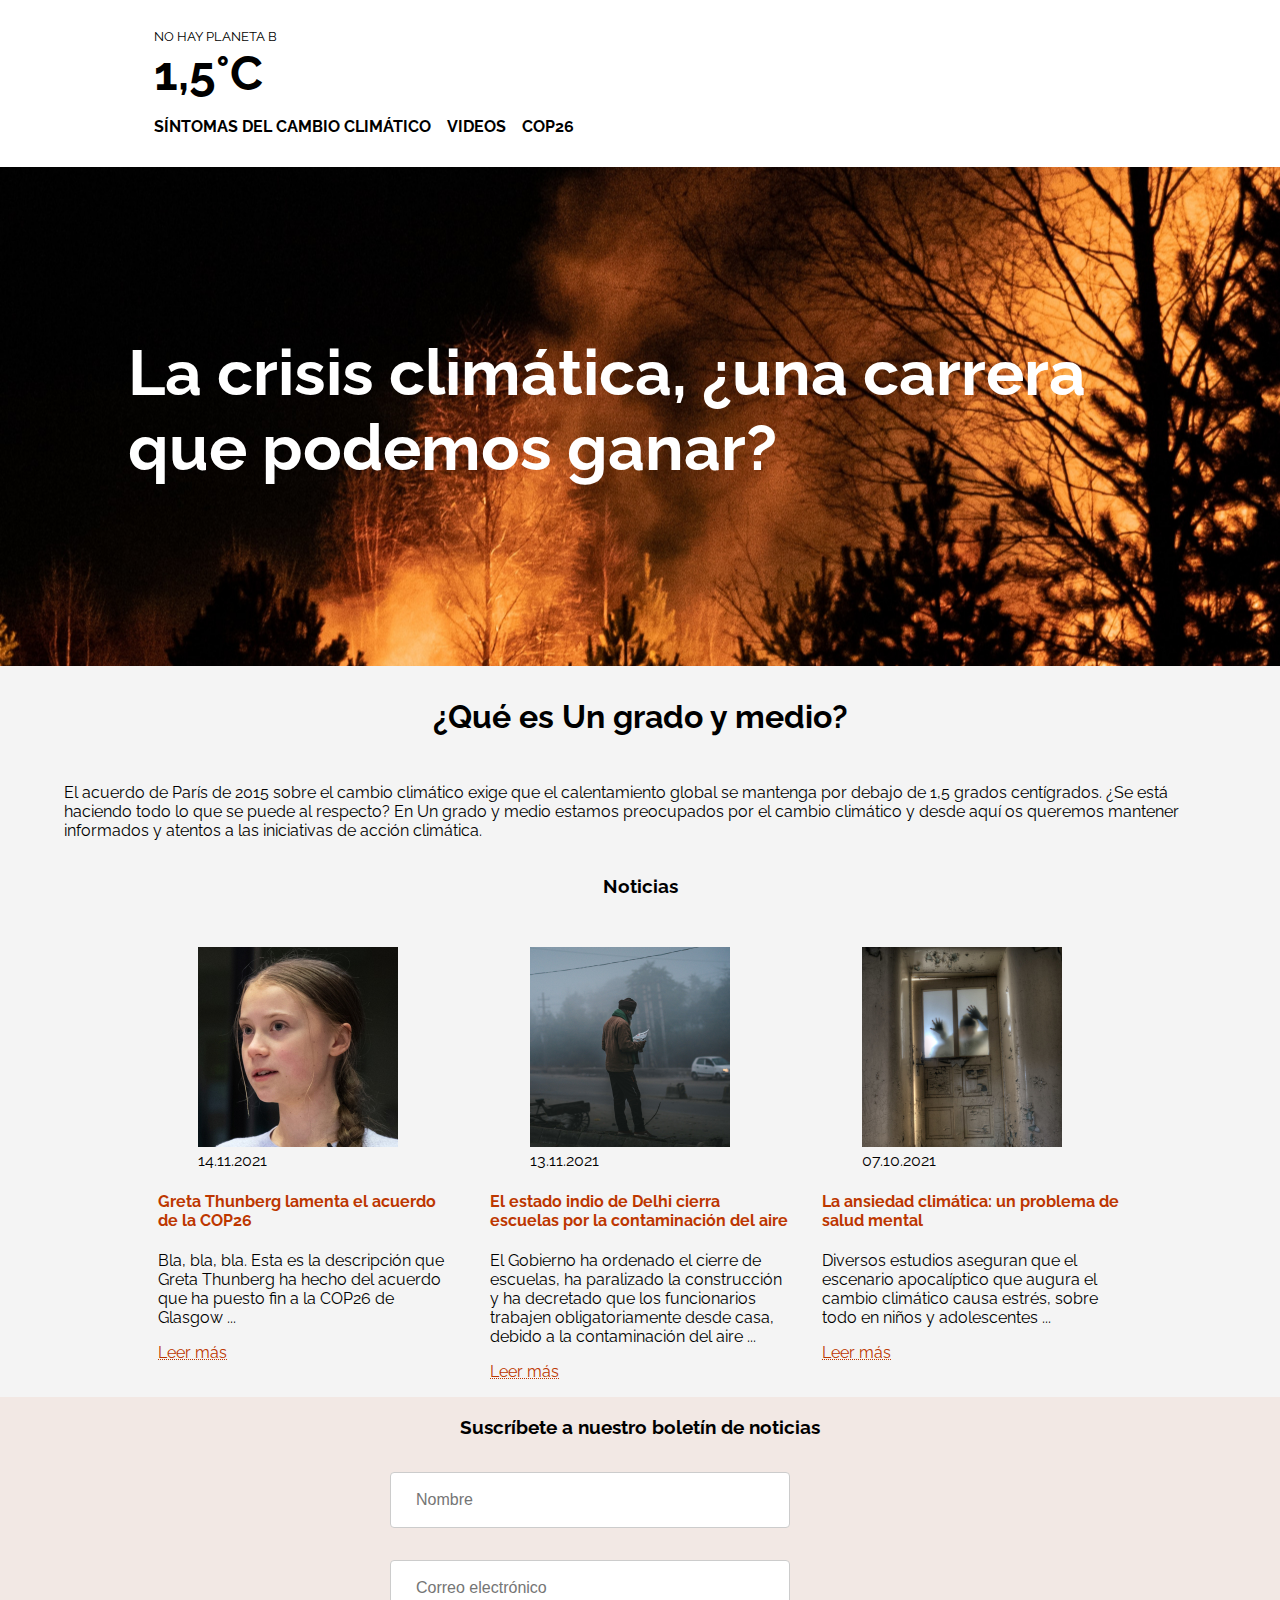
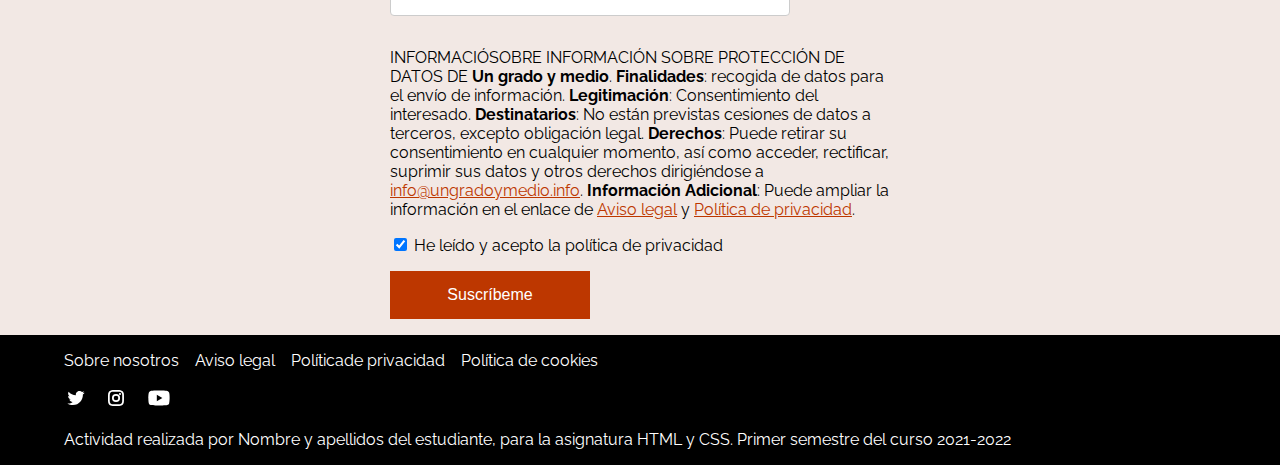
<file: index.html>
<!doctype html>
<html lang=es>
<head>
    <meta charset="UTF-8">
    <meta name="viewport"
          content="width=device-width, user-scalable=no, initial-scale=1.0, maximum-scale=1.0, minimum-scale=1.0">
    <meta http-equiv="X-UA-Compatible" content="ie=edge">
    <link rel="stylesheet" href="css/styles.css">
    <title>1,5 oC</title>
</head>
<body>
    <div class="container">
        <header>
            <div id="titleLogo">
                <small>No hay planeta B</small>
                <h1><a href="index.html">1,5°C</a></h1>
            </div>
            <nav>
                <ul>
                    <li><a href="sintomas.html">Síntomas del cambio climático</a></li>
                    <li><a href="videos.html">Videos</a></li>
                    <li><a href="cop26.html">COP26</a></li>
                </ul>
            </nav>
        </header>
        <main>
            <section class="hero">
                <h2>La crisis climática, ¿una carrera que podemos ganar?</h2>
            </section>
            <section class="info">
                <h3>¿Qué es Un grado y medio?</h3>
                <p>
                    El acuerdo de París de 2015 sobre el cambio climático exige que el calentamiento global se mantenga por debajo de 1,5 grados centígrados. ¿Se está haciendo todo lo que se puede al respecto?
                    En Un grado y medio estamos preocupados por el cambio climático y desde aquí os queremos mantener informados y atentos a las iniciativas de acción climática.
                </p>
            </section>
            <section class="news">
                <h3>Noticias</h3>
                <div class="shelf">
                    <article>
                        <figure>
                            <img src="assets/images/n-greta-thunberg.jpg">
                            <figcaption>14.11.2021</figcaption>
                        </figure>
                        <h4><a href="#">Greta Thunberg lamenta el acuerdo de la COP26</a></h4>
                        <p>Bla, bla, bla. Esta es la descripción que Greta Thunberg ha hecho del acuerdo que ha puesto fin a la COP26 de Glasgow ...</p>
                        <a href="#" class="link-underline">Leer más</a>
                    </article>
                    <article>
                        <figure>
                            <img src="assets/images/n-delhi.jpg">
                            <figcaption>13.11.2021</figcaption>
                        </figure>
                        <h4><a href="#">El estado indio de Delhi cierra escuelas por la contaminación del aire</a></h4>
                        <p>El Gobierno ha ordenado el cierre de escuelas, ha paralizado la construcción y ha decretado que los funcionarios trabajen obligatoriamente desde casa, debido a la contaminación del aire ...</p>
                        <a href="#" class="link-underline">Leer más</a>
                    </article>
                    <article>
                        <figure>
                            <img src="assets/images/n-estres.jpg">
                            <figcaption>07.10.2021</figcaption>
                        </figure>
                        <h4><a href="#">La ansiedad climática: un problema de salud mental</a></h4>
                        <p>Diversos estudios aseguran que el escenario apocalíptico que augura el cambio climático causa estrés, sobre todo en niños y adolescentes ...</p>
                        <a href="#" class="link-underline">Leer más</a>
                    </article>
                </div>
            </section>
            <section class="newsletter">
                <h3>Suscríbete a nuestro boletín de noticias</h3>
                <form>
                    <div class="newsletter-input-group">
                        <label>
                            <input name="name" autocomplete="name" placeholder="Nombre">
                        </label>
                        <label>
                            <input name="email" autocomplete="email" placeholder="Correo electrónico">
                        </label>
                    </div>
                    <p>
                        INFORMACIÓSOBRE INFORMACIÓN SOBRE PROTECCIÓN DE DATOS DE <b>Un grado y medio</b>. <b>Finalidades</b>: recogida de datos para el envío de información. <b>Legitimación</b>: Consentimiento del interesado. <b>Destinatarios</b>: No están previstas cesiones de datos a terceros, excepto obligación legal. <b>Derechos</b>: Puede retirar su consentimiento en cualquier momento, así como acceder, rectificar, suprimir sus datos y otros derechos dirigiéndose a
                        <a href="#">info@ungradoymedio.info</a>. <b>Información Adicional</b>: Puede ampliar la información en el enlace de
                        <a href="#">Aviso legal</a> y <a href="#">Política de privacidad</a>.
                    </p>
                    <div>
                        <input type="checkbox" id="politica" name="politica"
                               checked>
                        <label for="politica">He leído y acepto la política de privacidad</label>
                    </div>
                    <button>Suscríbeme</button>
                </form>
            </section>
        </main>
        <footer>
            <div id="legal">
                <ul>
                    <li><a href="#">Sobre nosotros</a></li>
                    <li><a href="#">Aviso legal</a></li>
                    <li><a href="#">Políticade privacidad</a></li>
                    <li><a href="#">Política de cookies</a></li>
                </ul>
            </div>
            <div id="social-media">
                <ul>
                    <li>
                        <a href="#">
                            <svg xmlns="http://www.w3.org/2000/svg" width="24" height="24" fill="#fff">
                                <path d="M8.81829 19C15.3201 19 18.8763 13.6133 18.8763 8.94201C18.8763 8.78901 18.8763 8.6367 18.8659 8.48508C19.5578 7.98467 20.155 7.36507 20.6296 6.65529C19.9844 6.94116 19.3 7.12864 18.5992 7.21146C19.3372 6.76968 19.8895 6.07484 20.1533 5.25624C19.4594 5.668 18.7003 5.95819 17.9087 6.11428C17.3757 5.54755 16.6708 5.17227 15.903 5.04653C15.1353 4.92078 14.3475 5.05158 13.6616 5.41867C12.9757 5.78576 12.4298 6.36868 12.1086 7.07723C11.7873 7.78579 11.7086 8.58046 11.8845 9.33829C10.4791 9.26784 9.10416 8.90261 7.84904 8.26632C6.59393 7.63004 5.48665 6.73692 4.59909 5.64494C4.14704 6.42314 4.00859 7.34438 4.21192 8.22108C4.41525 9.09778 4.94507 9.86402 5.69352 10.3638C5.13096 10.3471 4.58067 10.1954 4.08909 9.92134C4.08909 9.93582 4.08909 9.95098 4.08909 9.96614C4.08931 10.7823 4.37184 11.5732 4.88874 12.2048C5.40564 12.8364 6.1251 13.2698 6.92509 13.4314C6.40467 13.5733 5.85863 13.5941 5.32894 13.492C5.55482 14.1944 5.9946 14.8087 6.58675 15.2488C7.1789 15.689 7.89382 15.933 8.63152 15.9469C7.37977 16.9307 5.83346 17.4647 4.2414 17.4631C3.96014 17.4626 3.67916 17.4455 3.3999 17.4121C5.01648 18.4495 6.89746 18.9998 8.81829 18.9972"></path>
                            </svg>
                        </a>
                    </li>
                    <li>
                        <a href="#">
                            <svg xmlns="http://www.w3.org/2000/svg" width="24" height="24" fill="#fff">
                                <path d="M16.01 9.063a1.063 1.063 0 1 1 0-2.125 1.063 1.063 0 0 1 0 2.125zm-3.992.643a2.31 2.31 0 0 0-2.312 2.31 2.31 2.31 0 0 0 2.312 2.31 2.31 2.31 0 0 0 2.313-2.31 2.31 2.31 0 0 0-2.31-2.31zm0-1.75a4.06 4.06 0 0 1 4.063 4.06 4.06 4.06 0 0 1-4.06 4.06 4.06 4.06 0 0 1-4.06-4.06 4.06 4.06 0 0 1 4.06-4.06zM8.782 5.8c-.607.027-1.012.108-1.387.254-.33.127-.56.277-.813.528a2.2 2.2 0 0 0-.528.813c-.146.375-.227.78-.255 1.387-.05.903-.05 1.22-.05 3.218s0 2.315.04 3.218c.02.607.11 1.012.25 1.387a2 2 0 0 0 .53.813c.25.25.48.4.81.528.37.146.78.227 1.39.255.9.05 1.22.05 3.21.05s2.31 0 3.22-.04c.6-.02 1.01-.11 1.38-.25a2 2 0 0 0 .813-.53 2.2 2.2 0 0 0 .526-.81c.15-.37.23-.78.257-1.39.04-.9.046-1.22.046-3.21s-.007-2.31-.048-3.22c-.03-.6-.11-1.01-.256-1.38a2.175 2.175 0 0 0-.53-.813 2.175 2.175 0 0 0-.815-.526c-.37-.15-.78-.23-1.382-.257-.902-.04-1.22-.046-3.216-.046s-2.314.007-3.218.048zm-.08-1.75c.854-.038 1.126-.047 3.298-.047s2.444.01 3.297.048c.852.04 1.433.18 1.942.38a3.92 3.92 0 0 1 1.41.93c.44.45.72.89.92 1.42.19.51.33 1.09.37 1.947.04.853.05 1.125.05 3.297s-.01 2.44-.05 3.295c-.04.85-.18 1.433-.37 1.94a3.92 3.92 0 0 1-.93 1.417 3.92 3.92 0 0 1-1.42.92c-.51.197-1.09.33-1.947.37-.853.04-1.125.05-3.297.05S9.54 20 8.69 19.96c-.85-.04-1.434-.173-1.94-.37a3.92 3.92 0 0 1-1.418-.923 3.92 3.92 0 0 1-.92-1.417c-.197-.51-.33-1.09-.37-1.943C4.01 14.447 4 14.175 4 12s.01-2.444.05-3.297c.037-.852.173-1.433.37-1.942a3.92 3.92 0 0 1 .923-1.41 3.92 3.92 0 0 1 1.417-.92c.51-.19 1.09-.33 1.94-.37z" fill-rule="evenodd"></path>
                            </svg>
                        </a>
                    </li>
                    <li>
                        <a href="#">
                            <svg xmlns="http://www.w3.org/2000/svg" width="30" height="24" fill="#fff">
                                <path d="M25.1953 6.84194C24.9509 5.92016 24.2287 5.19435 23.313 4.94758C21.6533 4.5 14.9953 4.5 14.9953 4.5C14.9953 4.5 8.33719 4.5 6.67752 4.94758C5.76179 5.19435 5.03961 5.92016 4.79526 6.84194C4.3501 8.51371 4.3501 12 4.3501 12C4.3501 12 4.3501 15.4863 4.79526 17.1581C5.03961 18.0798 5.76179 18.8056 6.67752 19.0524C8.33719 19.5 14.9953 19.5 14.9953 19.5C14.9953 19.5 21.6533 19.5 23.313 19.0524C24.2287 18.8056 24.9509 18.0798 25.1953 17.1581C25.6404 15.4863 25.6404 12 25.6404 12C25.6404 12 25.6404 8.51371 25.1953 6.84194ZM12.8178 15.1657V8.83427L18.3824 12L12.8178 15.1657Z"></path>
                            </svg>
                        </a>
                    </li>
                </ul>
            </div>
            <div id="UOC-disclaimer">
                <a href="#">Actividad realizada por Nombre y apellidos del estudiante, para la asignatura
                    HTML y CSS. Primer semestre del curso 2021-2022</a>
            </div>
        </footer>
    </div>
</body>
</html>
</file>
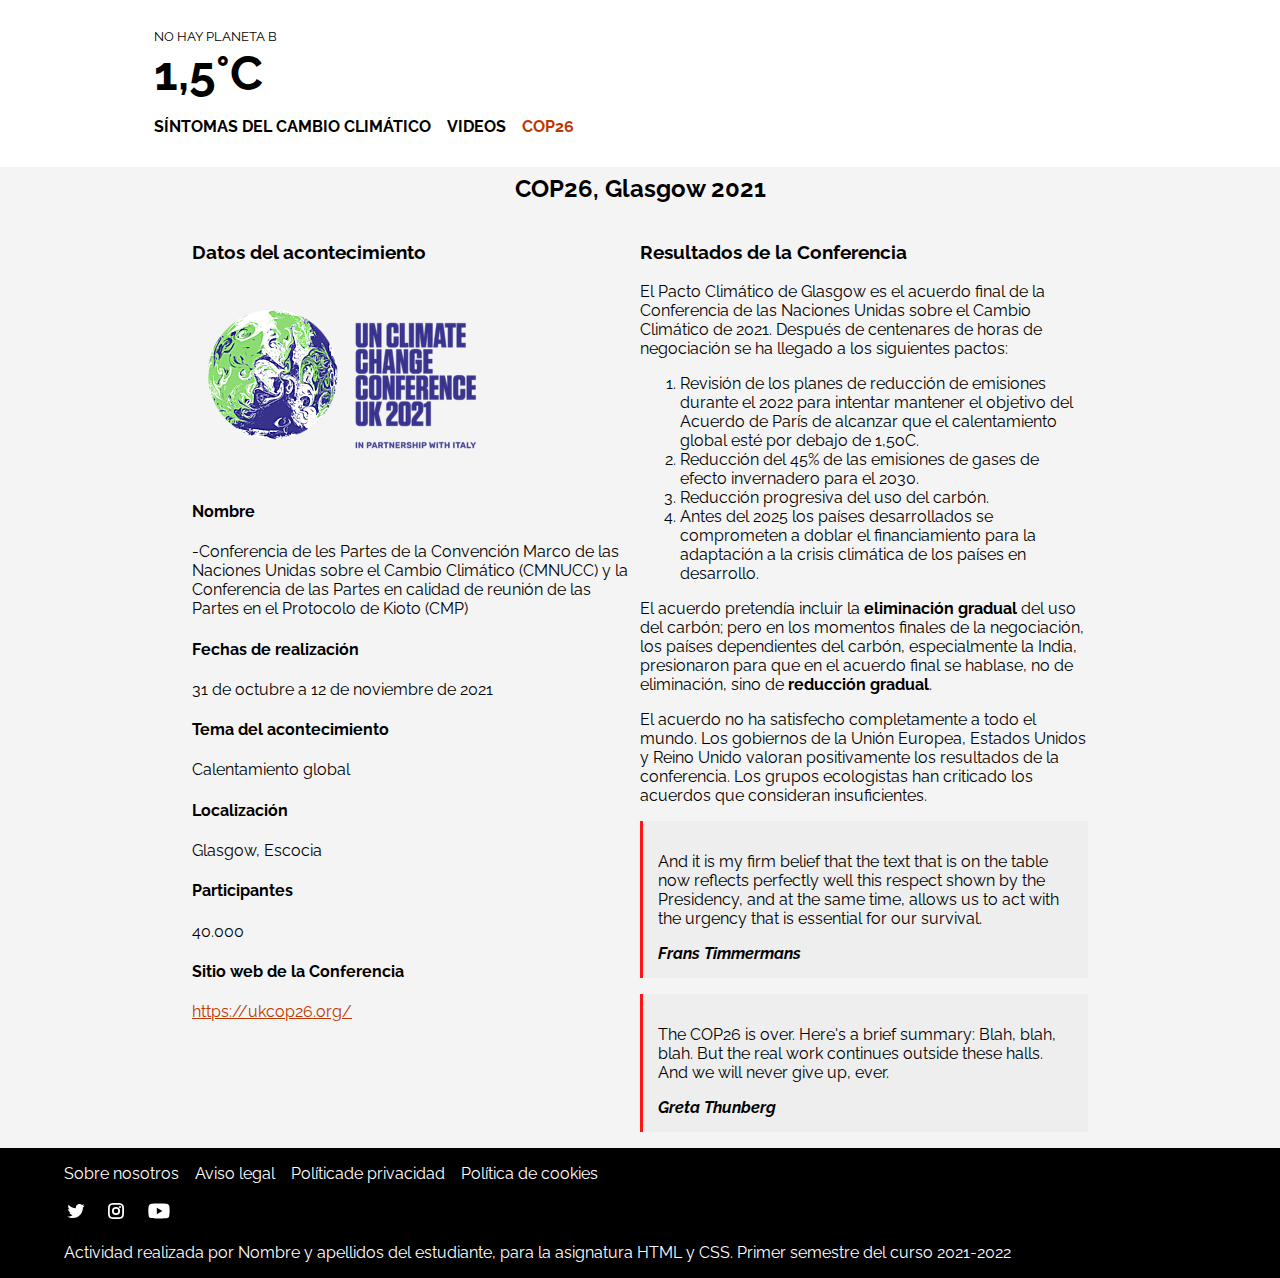
<file: cop26.html>
<!doctype html>
<html lang=es>
<head>
    <meta charset="UTF-8">
    <meta name="viewport"
          content="width=device-width, user-scalable=no, initial-scale=1.0, maximum-scale=1.0, minimum-scale=1.0">
    <meta http-equiv="X-UA-Compatible" content="ie=edge">
    <link rel="stylesheet" href="css/styles.css">
    <title>1,5 oC</title>
</head>
<body>
<div class="container">
    <header>
        <div id="titleLogo">
            <small>No hay planeta B</small>
            <h1><a href="index.html">1,5°C</a></h1>
        </div>
        <nav>
            <ul>
                <li><a href="sintomas.html">Síntomas del cambio climático</a></li>
                <li><a href="videos.html">Videos</a></li>
                <li><a href="cop26.html" class="current-page">COP26</a></li>
            </ul>
        </nav>
    </header>
    <main>
        <div class="title-div">
            <h2>COP26, Glasgow 2021</h2>
        </div>
        <section id="glasgow-event">
            <div id="left-div">
                <h3>Datos del acontecimiento</h3>
                <img src="assets/images/COP26_Logo.png" alt="COP26 logo">
                <h4>Nombre</h4>
                -Conferencia de les Partes de la Convención Marco de las Naciones Unidas sobre el Cambio Climático (CMNUCC) y la Conferencia de las Partes en calidad de reunión de las Partes en el Protocolo de Kioto (CMP)</p>
                <h4>Fechas de realización</h4>
                <p>31 de octubre a 12 de noviembre de 2021</p>
                <h4>Tema del acontecimiento</h4>
                <p>Calentamiento global</p>
                <h4>Localización</h4>
                <p>Glasgow, Escocia</p>
                <h4>Participantes</h4>
                <p>40.000</p>
                <h4>Sitio web de la Conferencia</h4>
                <p><a href="https://ukcop26.org/">https://ukcop26.org/</a></p>

            </div>
            <div id="right-div">
                <h3>Resultados de la Conferencia</h3>
                <p>El Pacto Climático de Glasgow es el acuerdo final de la Conferencia de las Naciones Unidas sobre el Cambio Climático de 2021. Después de centenares de horas de negociación se ha llegado a los siguientes pactos:</p>
                <ol>
                    <li>Revisión de los planes de reducción de emisiones durante el 2022 para intentar mantener el objetivo del Acuerdo de París de alcanzar que el calentamiento global esté por debajo de 1,5oC.</li>
                    <li>Reducción del 45% de las emisiones de gases de efecto invernadero para el 2030.</li>
                    <li>Reducción progresiva del uso del carbón.</li>
                    <li>Antes del 2025 los países desarrollados se comprometen a doblar el financiamiento para la adaptación a la crisis climática de los países en desarrollo.</li>
                </ol>
                <p>El acuerdo pretendía incluir la <b>eliminación gradual</b> del uso del carbón; pero en los momentos finales de la negociación, los países dependientes del carbón, especialmente la India, presionaron para que en el acuerdo final se hablase, no de eliminación, sino de <b>reducción gradual</b>.</p>
                <p>El acuerdo no ha satisfecho completamente a todo el mundo. Los gobiernos de la Unión Europea, Estados Unidos y Reino Unido valoran positivamente los resultados de la conferencia. Los grupos ecologistas han criticado los acuerdos que consideran insuficientes.</p>
                <figure>
                    <blockquote>
                        <p>
                            And it is my firm belief that the text that is on the table now reflects perfectly well this respect shown by the Presidency, and at the same time, allows us to act with the urgency that is essential for our survival.
                        </p>
                    </blockquote>
                    <figcaption>Frans Timmermans</figcaption>
                </figure>
                <figure>
                    <blockquote>
                        <p>
                            The COP26 is over. Here's a brief summary: Blah, blah, blah. But the real work continues outside these halls. And we will never give up, ever.
                        </p>
                    </blockquote>
                    <figcaption>Greta Thunberg</figcaption>
                </figure>
            </div>
        </section>
    </main>
    <footer>
        <div id="legal">
            <ul>
                <li><a href="#">Sobre nosotros</a></li>
                <li><a href="#">Aviso legal</a></li>
                <li><a href="#">Políticade privacidad</a></li>
                <li><a href="#">Política de cookies</a></li>
            </ul>
        </div>
        <div id="social-media">
            <ul>
                <li>
                    <a href="#">
                        <svg xmlns="http://www.w3.org/2000/svg" width="24" height="24" fill="#fff">
                            <path d="M8.81829 19C15.3201 19 18.8763 13.6133 18.8763 8.94201C18.8763 8.78901 18.8763 8.6367 18.8659 8.48508C19.5578 7.98467 20.155 7.36507 20.6296 6.65529C19.9844 6.94116 19.3 7.12864 18.5992 7.21146C19.3372 6.76968 19.8895 6.07484 20.1533 5.25624C19.4594 5.668 18.7003 5.95819 17.9087 6.11428C17.3757 5.54755 16.6708 5.17227 15.903 5.04653C15.1353 4.92078 14.3475 5.05158 13.6616 5.41867C12.9757 5.78576 12.4298 6.36868 12.1086 7.07723C11.7873 7.78579 11.7086 8.58046 11.8845 9.33829C10.4791 9.26784 9.10416 8.90261 7.84904 8.26632C6.59393 7.63004 5.48665 6.73692 4.59909 5.64494C4.14704 6.42314 4.00859 7.34438 4.21192 8.22108C4.41525 9.09778 4.94507 9.86402 5.69352 10.3638C5.13096 10.3471 4.58067 10.1954 4.08909 9.92134C4.08909 9.93582 4.08909 9.95098 4.08909 9.96614C4.08931 10.7823 4.37184 11.5732 4.88874 12.2048C5.40564 12.8364 6.1251 13.2698 6.92509 13.4314C6.40467 13.5733 5.85863 13.5941 5.32894 13.492C5.55482 14.1944 5.9946 14.8087 6.58675 15.2488C7.1789 15.689 7.89382 15.933 8.63152 15.9469C7.37977 16.9307 5.83346 17.4647 4.2414 17.4631C3.96014 17.4626 3.67916 17.4455 3.3999 17.4121C5.01648 18.4495 6.89746 18.9998 8.81829 18.9972"></path>
                        </svg>
                    </a>
                </li>
                <li>
                    <a href="#">
                        <svg xmlns="http://www.w3.org/2000/svg" width="24" height="24" fill="#fff">
                            <path d="M16.01 9.063a1.063 1.063 0 1 1 0-2.125 1.063 1.063 0 0 1 0 2.125zm-3.992.643a2.31 2.31 0 0 0-2.312 2.31 2.31 2.31 0 0 0 2.312 2.31 2.31 2.31 0 0 0 2.313-2.31 2.31 2.31 0 0 0-2.31-2.31zm0-1.75a4.06 4.06 0 0 1 4.063 4.06 4.06 4.06 0 0 1-4.06 4.06 4.06 4.06 0 0 1-4.06-4.06 4.06 4.06 0 0 1 4.06-4.06zM8.782 5.8c-.607.027-1.012.108-1.387.254-.33.127-.56.277-.813.528a2.2 2.2 0 0 0-.528.813c-.146.375-.227.78-.255 1.387-.05.903-.05 1.22-.05 3.218s0 2.315.04 3.218c.02.607.11 1.012.25 1.387a2 2 0 0 0 .53.813c.25.25.48.4.81.528.37.146.78.227 1.39.255.9.05 1.22.05 3.21.05s2.31 0 3.22-.04c.6-.02 1.01-.11 1.38-.25a2 2 0 0 0 .813-.53 2.2 2.2 0 0 0 .526-.81c.15-.37.23-.78.257-1.39.04-.9.046-1.22.046-3.21s-.007-2.31-.048-3.22c-.03-.6-.11-1.01-.256-1.38a2.175 2.175 0 0 0-.53-.813 2.175 2.175 0 0 0-.815-.526c-.37-.15-.78-.23-1.382-.257-.902-.04-1.22-.046-3.216-.046s-2.314.007-3.218.048zm-.08-1.75c.854-.038 1.126-.047 3.298-.047s2.444.01 3.297.048c.852.04 1.433.18 1.942.38a3.92 3.92 0 0 1 1.41.93c.44.45.72.89.92 1.42.19.51.33 1.09.37 1.947.04.853.05 1.125.05 3.297s-.01 2.44-.05 3.295c-.04.85-.18 1.433-.37 1.94a3.92 3.92 0 0 1-.93 1.417 3.92 3.92 0 0 1-1.42.92c-.51.197-1.09.33-1.947.37-.853.04-1.125.05-3.297.05S9.54 20 8.69 19.96c-.85-.04-1.434-.173-1.94-.37a3.92 3.92 0 0 1-1.418-.923 3.92 3.92 0 0 1-.92-1.417c-.197-.51-.33-1.09-.37-1.943C4.01 14.447 4 14.175 4 12s.01-2.444.05-3.297c.037-.852.173-1.433.37-1.942a3.92 3.92 0 0 1 .923-1.41 3.92 3.92 0 0 1 1.417-.92c.51-.19 1.09-.33 1.94-.37z" fill-rule="evenodd"></path>
                        </svg>
                    </a>
                </li>
                <li>
                    <a href="#">
                        <svg xmlns="http://www.w3.org/2000/svg" width="30" height="24" fill="#fff">
                            <path d="M25.1953 6.84194C24.9509 5.92016 24.2287 5.19435 23.313 4.94758C21.6533 4.5 14.9953 4.5 14.9953 4.5C14.9953 4.5 8.33719 4.5 6.67752 4.94758C5.76179 5.19435 5.03961 5.92016 4.79526 6.84194C4.3501 8.51371 4.3501 12 4.3501 12C4.3501 12 4.3501 15.4863 4.79526 17.1581C5.03961 18.0798 5.76179 18.8056 6.67752 19.0524C8.33719 19.5 14.9953 19.5 14.9953 19.5C14.9953 19.5 21.6533 19.5 23.313 19.0524C24.2287 18.8056 24.9509 18.0798 25.1953 17.1581C25.6404 15.4863 25.6404 12 25.6404 12C25.6404 12 25.6404 8.51371 25.1953 6.84194ZM12.8178 15.1657V8.83427L18.3824 12L12.8178 15.1657Z"></path>
                        </svg>
                    </a>
                </li>
            </ul>
        </div>
        <div id="UOC-disclaimer">
            <a href="#">Actividad realizada por Nombre y apellidos del estudiante, para la asignatura
                HTML y CSS. Primer semestre del curso 2021-2022</a>
        </div>
    </footer>
</div>
</body>
</html>
</file>
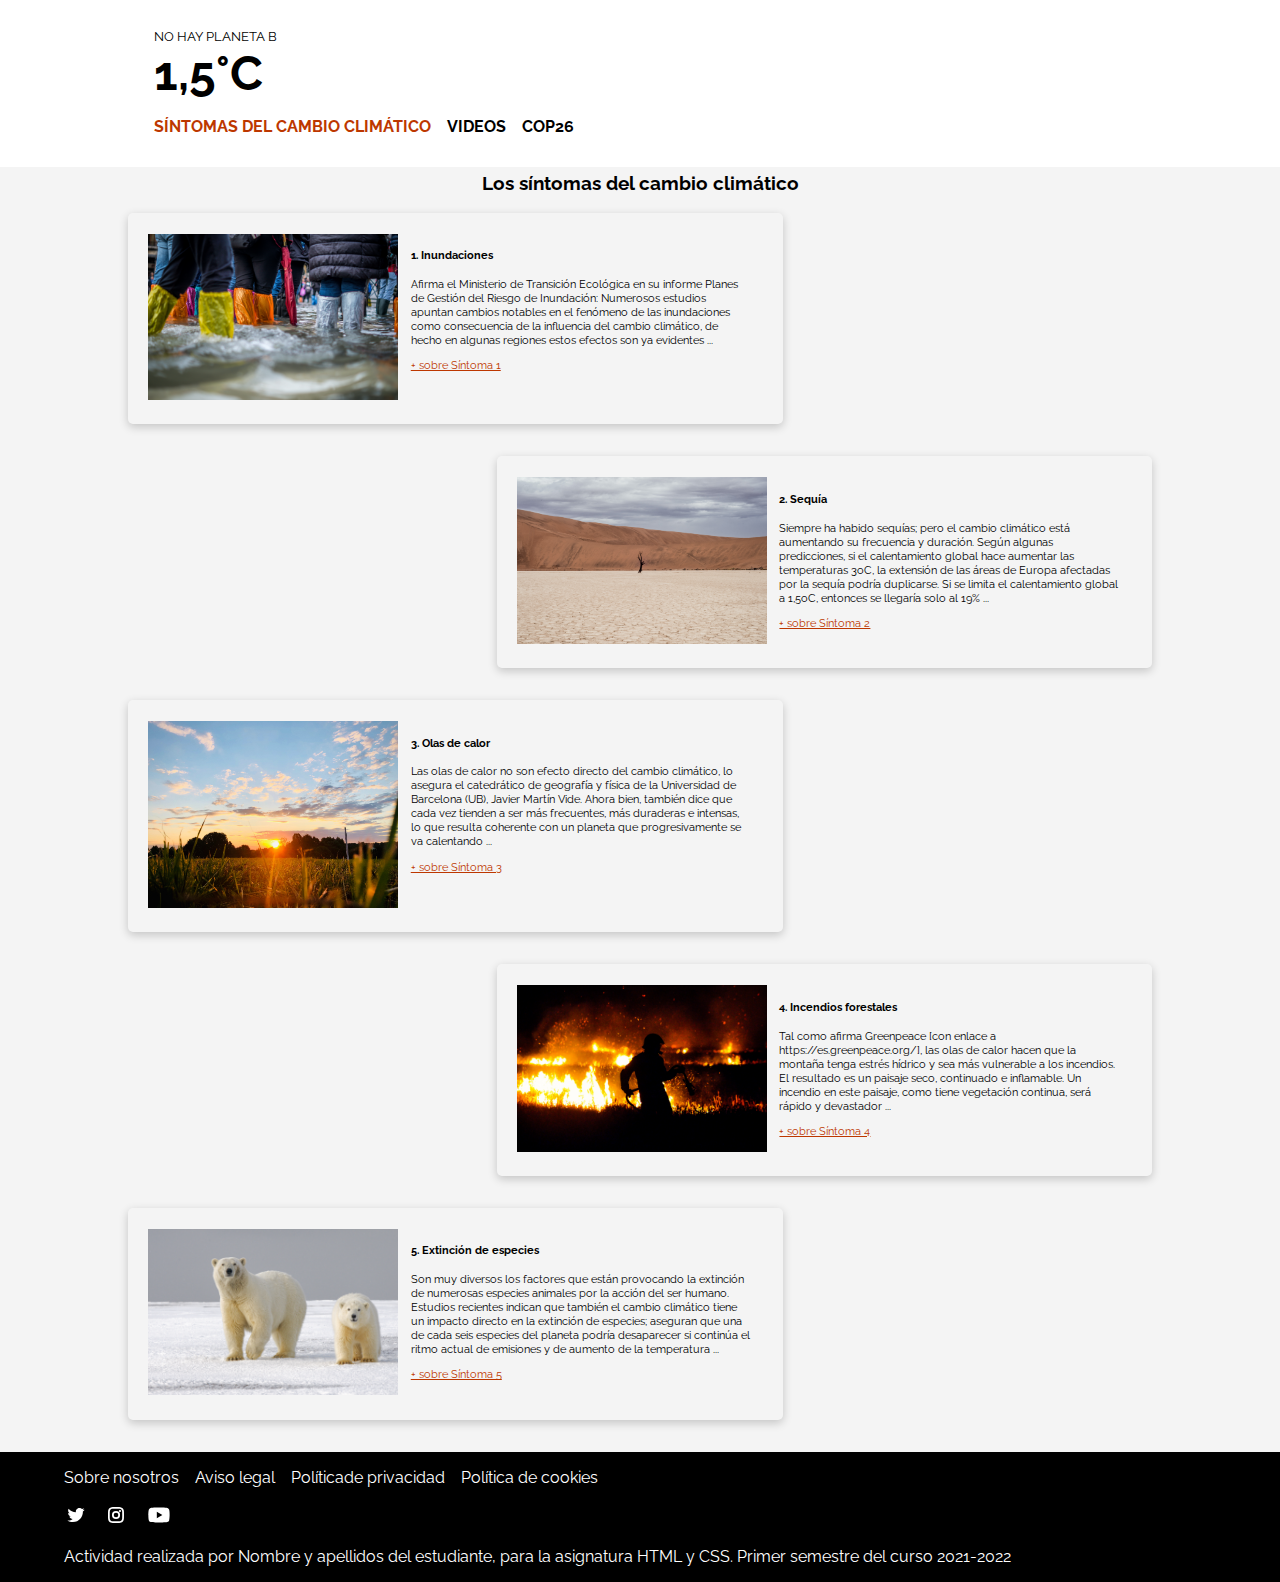
<file: sintomas.html>
<!doctype html>
<html lang=es>
<head>
    <meta charset="UTF-8">
    <meta name="viewport"
          content="width=device-width, user-scalable=no, initial-scale=1.0, maximum-scale=1.0, minimum-scale=1.0">
    <meta http-equiv="X-UA-Compatible" content="ie=edge">
    <link rel="stylesheet" href="css/styles.css">
    <title>1,5 oC</title>
</head>
<body>
<div class="container">
    <header>
        <div id="titleLogo">
            <small>No hay planeta B</small>
            <h1><a href="index.html">1,5°C</a></h1>
        </div>
        <nav>
            <ul>
                <li><a href="sintomas.html" class="current-page">Síntomas del cambio climático</a></li>
                <li><a href="videos.html">Videos</a></li>
                <li><a href="cop26.html">COP26</a></li>
            </ul>
        </nav>
    </header>
    <main>
        <section id="sintomas-cards-display">
            <div class="title-div">
                <h3> Los síntomas del cambio climático</h3>
            </div>
            <article class="card">
                <div>
                    <img src="assets/images/symptom-01.jpg" alt="flooded street">
                </div>
                <div class="card-text">
                    <h4>1. Inundaciones</h4>
                    <p>Afirma el Ministerio de Transición Ecológica en su informe Planes de Gestión del Riesgo de Inundación: Numerosos estudios apuntan cambios notables en el fenómeno de las inundaciones como consecuencia de la influencia del cambio climático, de hecho en algunas regiones estos efectos son ya evidentes ...</p>
                    <a href="#" class="link-underline">+ sobre Síntoma 1</a>
                </div>
            </article>
            <article class="card">
                <div>
                    <img src="assets/images/symptom-02.jpg" alt="flooded street">
                </div>
                <div class="card-text">
                    <h4>2. Sequía</h4>
                    <p>Siempre ha habido sequías; pero el cambio climático está aumentando su frecuencia y duración. Según algunas predicciones, si el calentamiento global hace aumentar las temperaturas 3oC, la extensión de las áreas de Europa afectadas por la sequía podría duplicarse. Si se limita el calentamiento global a 1,5oC, entonces se llegaría solo al 19% ...</p>
                    <a href="#" class="link-underline">+ sobre Síntoma 2</a>
                </div>
            </article>
            <article class="card">
                <div>
                    <img src="assets/images/symptom-03.jpg" alt="flooded street">
                </div>
                <div class="card-text">
                    <h4>3. Olas de calor</h4>
                    <p>Las olas de calor no son efecto directo del cambio climático, lo asegura el catedrático de geografía y física de la Universidad de Barcelona (UB), Javier Martín Vide. Ahora bien, también dice que cada vez tienden a ser más frecuentes, más duraderas e intensas, lo que resulta coherente con un planeta que progresivamente se va calentando ...</p>
                    <a href="#" class="link-underline">+ sobre Síntoma 3</a>
                </div>
            </article>
            <article class="card">
                <div>
                    <img src="assets/images/symptom-04.jpg" alt="flooded street">
                </div>
                <div class="card-text">
                    <h4>4. Incendios forestales</h4>
                    <p>Tal como afirma Greenpeace [con enlace a https://es.greenpeace.org/], las olas de calor hacen que la montaña tenga estrés hídrico y sea más vulnerable a los incendios. El resultado es un paisaje seco, continuado e inflamable. Un incendio en este paisaje, como tiene vegetación continua, será rápido y devastador ...</p>
                    <a href="#" class="link-underline">+ sobre Síntoma 4</a>
                </div>
            </article>
            <article class="card">
                <div>
                    <img src="assets/images/symptom-05.jpg" alt="flooded street">
                </div>
                <div class="card-text">
                    <h4>5. Extinción de especies</h4>
                    <p>Son muy diversos los factores que están provocando la extinción de numerosas especies animales por la acción del ser humano. Estudios recientes indican que también el cambio climático tiene un impacto directo en la extinción de especies; aseguran que una de cada seis especies del planeta podría desaparecer si continúa el ritmo actual de emisiones y de aumento de la temperatura ...</p>
                    <a href="#" class="link-underline">+ sobre Síntoma 5</a>
                </div>
            </article>
        </section>
    </main>
    <footer>
        <div id="legal">
            <ul>
                <li><a href="#">Sobre nosotros</a></li>
                <li><a href="#">Aviso legal</a></li>
                <li><a href="#">Políticade privacidad</a></li>
                <li><a href="#">Política de cookies</a></li>
            </ul>
        </div>
        <div id="social-media">
            <ul>
                <li>
                    <a href="#">
                        <svg xmlns="http://www.w3.org/2000/svg" width="24" height="24" fill="#fff">
                            <path d="M8.81829 19C15.3201 19 18.8763 13.6133 18.8763 8.94201C18.8763 8.78901 18.8763 8.6367 18.8659 8.48508C19.5578 7.98467 20.155 7.36507 20.6296 6.65529C19.9844 6.94116 19.3 7.12864 18.5992 7.21146C19.3372 6.76968 19.8895 6.07484 20.1533 5.25624C19.4594 5.668 18.7003 5.95819 17.9087 6.11428C17.3757 5.54755 16.6708 5.17227 15.903 5.04653C15.1353 4.92078 14.3475 5.05158 13.6616 5.41867C12.9757 5.78576 12.4298 6.36868 12.1086 7.07723C11.7873 7.78579 11.7086 8.58046 11.8845 9.33829C10.4791 9.26784 9.10416 8.90261 7.84904 8.26632C6.59393 7.63004 5.48665 6.73692 4.59909 5.64494C4.14704 6.42314 4.00859 7.34438 4.21192 8.22108C4.41525 9.09778 4.94507 9.86402 5.69352 10.3638C5.13096 10.3471 4.58067 10.1954 4.08909 9.92134C4.08909 9.93582 4.08909 9.95098 4.08909 9.96614C4.08931 10.7823 4.37184 11.5732 4.88874 12.2048C5.40564 12.8364 6.1251 13.2698 6.92509 13.4314C6.40467 13.5733 5.85863 13.5941 5.32894 13.492C5.55482 14.1944 5.9946 14.8087 6.58675 15.2488C7.1789 15.689 7.89382 15.933 8.63152 15.9469C7.37977 16.9307 5.83346 17.4647 4.2414 17.4631C3.96014 17.4626 3.67916 17.4455 3.3999 17.4121C5.01648 18.4495 6.89746 18.9998 8.81829 18.9972"></path>
                        </svg>
                    </a>
                </li>
                <li>
                    <a href="#">
                        <svg xmlns="http://www.w3.org/2000/svg" width="24" height="24" fill="#fff">
                            <path d="M16.01 9.063a1.063 1.063 0 1 1 0-2.125 1.063 1.063 0 0 1 0 2.125zm-3.992.643a2.31 2.31 0 0 0-2.312 2.31 2.31 2.31 0 0 0 2.312 2.31 2.31 2.31 0 0 0 2.313-2.31 2.31 2.31 0 0 0-2.31-2.31zm0-1.75a4.06 4.06 0 0 1 4.063 4.06 4.06 4.06 0 0 1-4.06 4.06 4.06 4.06 0 0 1-4.06-4.06 4.06 4.06 0 0 1 4.06-4.06zM8.782 5.8c-.607.027-1.012.108-1.387.254-.33.127-.56.277-.813.528a2.2 2.2 0 0 0-.528.813c-.146.375-.227.78-.255 1.387-.05.903-.05 1.22-.05 3.218s0 2.315.04 3.218c.02.607.11 1.012.25 1.387a2 2 0 0 0 .53.813c.25.25.48.4.81.528.37.146.78.227 1.39.255.9.05 1.22.05 3.21.05s2.31 0 3.22-.04c.6-.02 1.01-.11 1.38-.25a2 2 0 0 0 .813-.53 2.2 2.2 0 0 0 .526-.81c.15-.37.23-.78.257-1.39.04-.9.046-1.22.046-3.21s-.007-2.31-.048-3.22c-.03-.6-.11-1.01-.256-1.38a2.175 2.175 0 0 0-.53-.813 2.175 2.175 0 0 0-.815-.526c-.37-.15-.78-.23-1.382-.257-.902-.04-1.22-.046-3.216-.046s-2.314.007-3.218.048zm-.08-1.75c.854-.038 1.126-.047 3.298-.047s2.444.01 3.297.048c.852.04 1.433.18 1.942.38a3.92 3.92 0 0 1 1.41.93c.44.45.72.89.92 1.42.19.51.33 1.09.37 1.947.04.853.05 1.125.05 3.297s-.01 2.44-.05 3.295c-.04.85-.18 1.433-.37 1.94a3.92 3.92 0 0 1-.93 1.417 3.92 3.92 0 0 1-1.42.92c-.51.197-1.09.33-1.947.37-.853.04-1.125.05-3.297.05S9.54 20 8.69 19.96c-.85-.04-1.434-.173-1.94-.37a3.92 3.92 0 0 1-1.418-.923 3.92 3.92 0 0 1-.92-1.417c-.197-.51-.33-1.09-.37-1.943C4.01 14.447 4 14.175 4 12s.01-2.444.05-3.297c.037-.852.173-1.433.37-1.942a3.92 3.92 0 0 1 .923-1.41 3.92 3.92 0 0 1 1.417-.92c.51-.19 1.09-.33 1.94-.37z" fill-rule="evenodd"></path>
                        </svg>
                    </a>
                </li>
                <li>
                    <a href="#">
                        <svg xmlns="http://www.w3.org/2000/svg" width="30" height="24" fill="#fff">
                            <path d="M25.1953 6.84194C24.9509 5.92016 24.2287 5.19435 23.313 4.94758C21.6533 4.5 14.9953 4.5 14.9953 4.5C14.9953 4.5 8.33719 4.5 6.67752 4.94758C5.76179 5.19435 5.03961 5.92016 4.79526 6.84194C4.3501 8.51371 4.3501 12 4.3501 12C4.3501 12 4.3501 15.4863 4.79526 17.1581C5.03961 18.0798 5.76179 18.8056 6.67752 19.0524C8.33719 19.5 14.9953 19.5 14.9953 19.5C14.9953 19.5 21.6533 19.5 23.313 19.0524C24.2287 18.8056 24.9509 18.0798 25.1953 17.1581C25.6404 15.4863 25.6404 12 25.6404 12C25.6404 12 25.6404 8.51371 25.1953 6.84194ZM12.8178 15.1657V8.83427L18.3824 12L12.8178 15.1657Z"></path>
                        </svg>
                    </a>
                </li>
            </ul>
        </div>
        <div id="UOC-disclaimer">
            <a href="#">Actividad realizada por Nombre y apellidos del estudiante, para la asignatura
                HTML y CSS. Primer semestre del curso 2021-2022</a>
        </div>
    </footer>
</div>
</body>
</html>
</file>
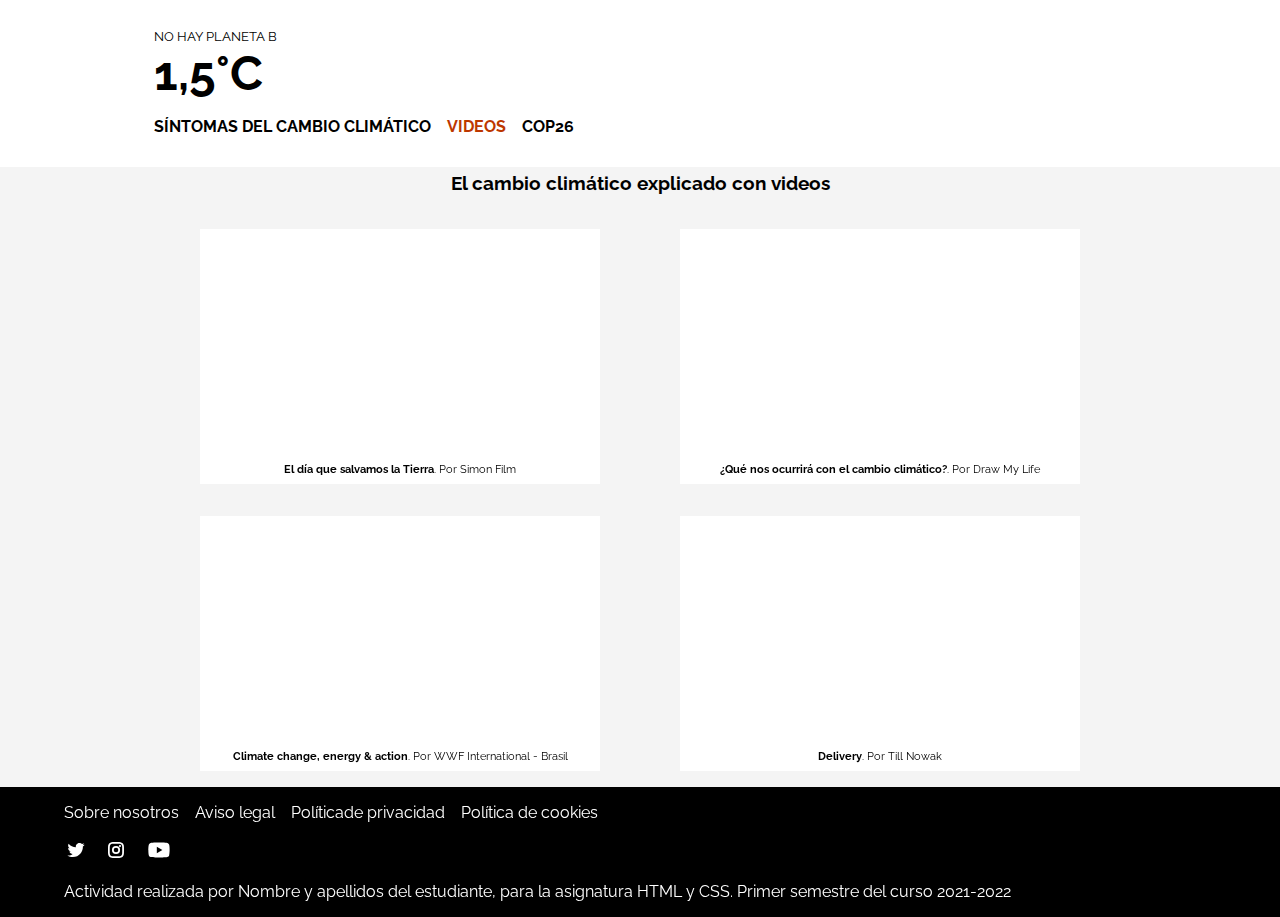
<file: videos.html>
<!doctype html>
<html lang=es>
<head>
    <meta charset="UTF-8">
    <meta name="viewport"
          content="width=device-width, user-scalable=no, initial-scale=1.0, maximum-scale=1.0, minimum-scale=1.0">
    <meta http-equiv="X-UA-Compatible" content="ie=edge">
    <link rel="stylesheet" href="css/styles.css">
    <title>1,5 oC</title>
</head>
<body>
<div class="container">
    <header>
        <div id="titleLogo">
            <small>No hay planeta B</small>
            <h1><a href="index.html">1,5°C</a></h1>
        </div>
        <nav>
            <ul>
                <li><a href="sintomas.html">Síntomas del cambio climático</a></li>
                <li><a href="videos.html" class="current-page">Videos</a></li>
                <li><a href="cop26.html">COP26</a></li>
            </ul>
        </nav>
    </header>
    <main>
       <section id="video-display">
           <div class="title-div">
               <h3>El cambio climático explicado con videos</h3>
           </div>
           <div id="top-video-div">
               <figure>
                   <iframe src="https://www.youtube.com/embed/d_UCBNdPvCw" title="YouTube video player" allow="accelerometer; autoplay; clipboard-write; encrypted-media; gyroscope; picture-in-picture" allowfullscreen></iframe>
                   <figcaption><b>El día que salvamos la Tierra</b>. Por Simon Film</figcaption>
               </figure>
               <figure>
                   <iframe src="https://www.youtube.com/embed/L9bgqLQ7OZc" title="YouTube video player" allow="accelerometer; autoplay; clipboard-write; encrypted-media; gyroscope; picture-in-picture" allowfullscreen></iframe>
                   <figcaption><b>¿Qué nos ocurrirá con el cambio climático?</b>. Por Draw My Life</figcaption>
               </figure>
           </div>
           <div id="bottom-video-div">
               <figure>
                   <iframe src="https://www.youtube.com/embed/_s9dxc_jVlY" title="YouTube video player"  allow="accelerometer; autoplay; clipboard-write; encrypted-media; gyroscope; picture-in-picture" allowfullscreen></iframe>
                   <figcaption><b>Climate change, energy & action</b>. Por WWF International - Brasil</figcaption>
               </figure>
               <figure>
                   <iframe src="https://www.youtube.com/embed/2NZ62wQ_B6U" title="YouTube video player" allow="accelerometer; autoplay; clipboard-write; encrypted-media; gyroscope; picture-in-picture" allowfullscreen></iframe>
                   <figcaption><b>Delivery</b>. Por Till Nowak</figcaption>
               </figure>
           </div>
       </section>
    </main>
    <footer>
        <div id="legal">
            <ul>
                <li><a href="#">Sobre nosotros</a></li>
                <li><a href="#">Aviso legal</a></li>
                <li><a href="#">Políticade privacidad</a></li>
                <li><a href="#">Política de cookies</a></li>
            </ul>
        </div>
        <div id="social-media">
            <ul>
                <li>
                    <a href="#">
                        <svg xmlns="http://www.w3.org/2000/svg" width="24" height="24" fill="#fff">
                            <path d="M8.81829 19C15.3201 19 18.8763 13.6133 18.8763 8.94201C18.8763 8.78901 18.8763 8.6367 18.8659 8.48508C19.5578 7.98467 20.155 7.36507 20.6296 6.65529C19.9844 6.94116 19.3 7.12864 18.5992 7.21146C19.3372 6.76968 19.8895 6.07484 20.1533 5.25624C19.4594 5.668 18.7003 5.95819 17.9087 6.11428C17.3757 5.54755 16.6708 5.17227 15.903 5.04653C15.1353 4.92078 14.3475 5.05158 13.6616 5.41867C12.9757 5.78576 12.4298 6.36868 12.1086 7.07723C11.7873 7.78579 11.7086 8.58046 11.8845 9.33829C10.4791 9.26784 9.10416 8.90261 7.84904 8.26632C6.59393 7.63004 5.48665 6.73692 4.59909 5.64494C4.14704 6.42314 4.00859 7.34438 4.21192 8.22108C4.41525 9.09778 4.94507 9.86402 5.69352 10.3638C5.13096 10.3471 4.58067 10.1954 4.08909 9.92134C4.08909 9.93582 4.08909 9.95098 4.08909 9.96614C4.08931 10.7823 4.37184 11.5732 4.88874 12.2048C5.40564 12.8364 6.1251 13.2698 6.92509 13.4314C6.40467 13.5733 5.85863 13.5941 5.32894 13.492C5.55482 14.1944 5.9946 14.8087 6.58675 15.2488C7.1789 15.689 7.89382 15.933 8.63152 15.9469C7.37977 16.9307 5.83346 17.4647 4.2414 17.4631C3.96014 17.4626 3.67916 17.4455 3.3999 17.4121C5.01648 18.4495 6.89746 18.9998 8.81829 18.9972"></path>
                        </svg>
                    </a>
                </li>
                <li>
                    <a href="#">
                        <svg xmlns="http://www.w3.org/2000/svg" width="24" height="24" fill="#fff">
                            <path d="M16.01 9.063a1.063 1.063 0 1 1 0-2.125 1.063 1.063 0 0 1 0 2.125zm-3.992.643a2.31 2.31 0 0 0-2.312 2.31 2.31 2.31 0 0 0 2.312 2.31 2.31 2.31 0 0 0 2.313-2.31 2.31 2.31 0 0 0-2.31-2.31zm0-1.75a4.06 4.06 0 0 1 4.063 4.06 4.06 4.06 0 0 1-4.06 4.06 4.06 4.06 0 0 1-4.06-4.06 4.06 4.06 0 0 1 4.06-4.06zM8.782 5.8c-.607.027-1.012.108-1.387.254-.33.127-.56.277-.813.528a2.2 2.2 0 0 0-.528.813c-.146.375-.227.78-.255 1.387-.05.903-.05 1.22-.05 3.218s0 2.315.04 3.218c.02.607.11 1.012.25 1.387a2 2 0 0 0 .53.813c.25.25.48.4.81.528.37.146.78.227 1.39.255.9.05 1.22.05 3.21.05s2.31 0 3.22-.04c.6-.02 1.01-.11 1.38-.25a2 2 0 0 0 .813-.53 2.2 2.2 0 0 0 .526-.81c.15-.37.23-.78.257-1.39.04-.9.046-1.22.046-3.21s-.007-2.31-.048-3.22c-.03-.6-.11-1.01-.256-1.38a2.175 2.175 0 0 0-.53-.813 2.175 2.175 0 0 0-.815-.526c-.37-.15-.78-.23-1.382-.257-.902-.04-1.22-.046-3.216-.046s-2.314.007-3.218.048zm-.08-1.75c.854-.038 1.126-.047 3.298-.047s2.444.01 3.297.048c.852.04 1.433.18 1.942.38a3.92 3.92 0 0 1 1.41.93c.44.45.72.89.92 1.42.19.51.33 1.09.37 1.947.04.853.05 1.125.05 3.297s-.01 2.44-.05 3.295c-.04.85-.18 1.433-.37 1.94a3.92 3.92 0 0 1-.93 1.417 3.92 3.92 0 0 1-1.42.92c-.51.197-1.09.33-1.947.37-.853.04-1.125.05-3.297.05S9.54 20 8.69 19.96c-.85-.04-1.434-.173-1.94-.37a3.92 3.92 0 0 1-1.418-.923 3.92 3.92 0 0 1-.92-1.417c-.197-.51-.33-1.09-.37-1.943C4.01 14.447 4 14.175 4 12s.01-2.444.05-3.297c.037-.852.173-1.433.37-1.942a3.92 3.92 0 0 1 .923-1.41 3.92 3.92 0 0 1 1.417-.92c.51-.19 1.09-.33 1.94-.37z" fill-rule="evenodd"></path>
                        </svg>
                    </a>
                </li>
                <li>
                    <a href="#">
                        <svg xmlns="http://www.w3.org/2000/svg" width="30" height="24" fill="#fff">
                            <path d="M25.1953 6.84194C24.9509 5.92016 24.2287 5.19435 23.313 4.94758C21.6533 4.5 14.9953 4.5 14.9953 4.5C14.9953 4.5 8.33719 4.5 6.67752 4.94758C5.76179 5.19435 5.03961 5.92016 4.79526 6.84194C4.3501 8.51371 4.3501 12 4.3501 12C4.3501 12 4.3501 15.4863 4.79526 17.1581C5.03961 18.0798 5.76179 18.8056 6.67752 19.0524C8.33719 19.5 14.9953 19.5 14.9953 19.5C14.9953 19.5 21.6533 19.5 23.313 19.0524C24.2287 18.8056 24.9509 18.0798 25.1953 17.1581C25.6404 15.4863 25.6404 12 25.6404 12C25.6404 12 25.6404 8.51371 25.1953 6.84194ZM12.8178 15.1657V8.83427L18.3824 12L12.8178 15.1657Z"></path>
                        </svg>
                    </a>
                </li>
            </ul>
        </div>
        <div id="UOC-disclaimer">
            <a href="#">Actividad realizada por Nombre y apellidos del estudiante, para la asignatura
                HTML y CSS. Primer semestre del curso 2021-2022</a>
        </div>
    </footer>
</div>
</body>
</html>
</file>
<file: css/styles.css>
@import url('https://fonts.googleapis.com/css2?family=Raleway:ital,wght@0,400;0,600;0,800;1,400&display=swap');

body {
    margin: 0;
    padding: 0;
    font-family: 'Raleway', sans-serif;
    background-color: rgb(244, 244, 244);
}

.container {
    top: 0;
    left: 0;
    margin: 0;
    padding: 0;
    display: flex;
    flex-direction: column;
}


/* HEADER */
header {
    display: flex;
    flex-direction: column;
    padding: 2% 12% 4% 12%;
    position: fixed;
    top: 0;
    left: 0;
    height: 10%;
    width: 100%;
    background-color: white;
}

header h1 a:link, header h1 a:visited {
    font-size: 3rem;
    color: rgb(0, 0, 0);
    text-decoration: none;
}

#titleLogo h1 {
    margin: 0;
}

header ul {
    padding: 0px;
    display: flex;
    list-style: none;
    text-transform: uppercase;
}

header small {
    text-transform: uppercase;
}

header li a {
    color: rgb(0, 0, 0);
    margin-right: 1rem;
    font-weight: bold;
    text-decoration: none;
}

header li a:hover {
    color: rgba(0,0,0,0.5);
}

header h1 a:hover {
    color: rgba(0,0,0,0.5);
}

header small {
    margin: 0;
    padding: 0;
}

.current-page {
    color: rgb(189, 55, 0);
}

/* MAIN */

main {
    margin-top: 12%;
}

main a {
    color: rgb(189, 55, 0);
}

main a:hover {
    color: rgb(0, 0, 0);
}

/* HERO */

.hero {
    color: white;
    background-image: url("/assets/images/bg-hero-home.jpg");
    background-size: cover;
    background-repeat: no-repeat;
    background-position: center center;
    display: flex;
    padding: 10%;
}

.hero h2 {
    font-size: 4rem;
}

/* INFO */

.info {
    display: flex;
    flex-direction: column;
    justify-content: center;
    align-items: center;
    padding: 0% 5%;
}

.info h3 {
    font-size: 2rem;
}

/* NEWS */

.news {
    display: flex;
    flex-direction: column;
    justify-content: center;
    align-items: center;
    padding: 0% 5%;
}

.news a {
    text-decoration: none;
    color: rgb(189, 55, 0);
}

.news a:hover {
    color: rgb(0, 0, 0);
}

.shelf {
    display: flex;
    flex-direction: row;
}

.shelf article {
    max-width: 300px;
    margin: 1rem;
}

.shelf img {
    max-height: 200px;
    max-width: 200px;
}

.news .link-underline {
    color: rgb(189, 55, 0);
    text-decoration: underline 1px dotted;
}

/* NEWSLETTER */

.newsletter {
    display: flex;
    flex-direction: column;
    justify-content: center;
    align-items: center;
    padding: 0 5%;
    background-color: rgb(242, 232, 228);
}

.newsletter form {
    display: flex;
    flex-direction: column;
    max-width: 500px;
}

.newsletter button {
    margin: 1rem 0 1rem 0;
    background-color: rgb(189, 55, 0);
    color: rgb(255, 255, 255);
    border: none;
    padding: 15px 32px;
    text-align: center;
    text-decoration: none;
    font-size: 1rem;
    max-width: 200px;
}

.newsletter button:hover {
    background-color: rgb(0, 0, 0);
    color: rgb(255, 255, 255);
}

.newsletter-input-group {
    display: flex;
    flex-direction: column;
    width: 100%;
}

.newsletter-input-group label {
    margin: 1rem 0 1rem 0;
}

.newsletter-input-group input {
    width: 80%;
    padding: 18px 25px;
    display: inline-block;
    border: 1px solid #ccc;
    border-radius: 4px;
    box-sizing: border-box;
    font-size: 1rem;
}

/* CARD */
#sintomas-cards-display {
    width: 80%;
    padding: 0 10%;
}

.title-div {
    display: flex;
    flex-direction: column;
    align-items: center;
}

.card {
    width: 60%;
    display: flex;
    border-radius: 5px;
    margin-bottom: 2rem;
    padding: 2%;
    box-shadow: 0 3px 10px rgb(0 0 0 / 0.2);
}

.card img {
    max-height: 250px;
    max-width: 250px;
}

.card:nth-child(odd) {
    float: right;
}

.card-text {
    padding: 0 2%;
    font-size: 0.7rem;
}

/* VIDEO DISPLAY */

#video-display {
    display: flex;
    flex-direction: column;
    align-items: center;
    padding: 0 10%;
}

#video-display iframe {
    width: 400px;
    height: 225px;
    border: none;
}

#top-video-div, #bottom-video-div {
    display: flex;
}

#video-display figcaption {
    font-size: 0.7rem;
    padding: 2%;
}

#video-display figure {
    display: flex;
    flex-direction: column;
    align-items: center;
    background-color: white;
}

/* GLASGOW EVENT */
#glasgow-event {
    display: flex;
    padding: 0 15%;
}

#glasgow-event #right-div, #glasgow-event #left-div {
    width: 50%;
}

#glasgow-event figure {
    background: #eee;
    padding: 15px;
    border-left: 3px solid #ff1616;
    margin: 0 0 1rem;
}
#glasgow-event figure figcaption {
    font-style: italic;
    font-weight: bold;
}

#glasgow-event blockquote {
    margin: 0;
}


    /* FOOTER */
footer {
    background-color: black;
    display: flex;
    flex-direction: column;
    justify-content: center;
    padding: 0 5%;
}

footer ul {
    padding: 0;
    margin: 1rem 0 0 0;
    display: flex;
    flex-direction: row;
    list-style: none;
}

footer li {
    margin-right: 1rem;
}

footer a {
    text-decoration: none;
    color: rgb(255, 255, 255);
}

footer a:hover {
    text-decoration: none;
    color: rgb(189, 55, 0);
}

#social-media a:hover {
    opacity: 0.7;
}

#UOC-disclaimer {
    padding: 0;
    margin: 1rem 0 1rem 0;
}

@media only screen and (max-width: 992px) {

    header {
        padding: 2%;
        height: 20%;
        align-items: center;
    }

    header ul {
        flex-direction: column;
        align-items: center;
    }

    .shelf {
        display: flex;
        flex-direction: column;
    }

    article {
        width: 100%;
    }

    .hero h2 {
        font-size: 2.5rem;
    }

    footer {
        align-items: center;
    }

    footer ul {
        flex-direction: column;
        align-items: center;
    }

    footer #social-media ul {
        flex-direction: row;
    }

    main {
        padding-top: 40%;
    }

    #sintomas-cards-display {
        width: 90%;
        padding: 0 2%;
        display: flex;
        flex-direction: column;
        align-items: center;
    }

    .card {
        width: 80%;
        flex-direction: column;
        align-items: center;
    }

    #top-video-div, #bottom-video-div {
        flex-direction: column;
    }

    #video-display iframe {
        width: 300px;
        height: 168.75px;
    }

    #glasgow-event {
        flex-direction: column;
        padding: 0 2%;
        align-items: center;
    }

    #glasgow-event #right-div, #glasgow-event #left-div {
        width: 100%;
    }

}
</file>
